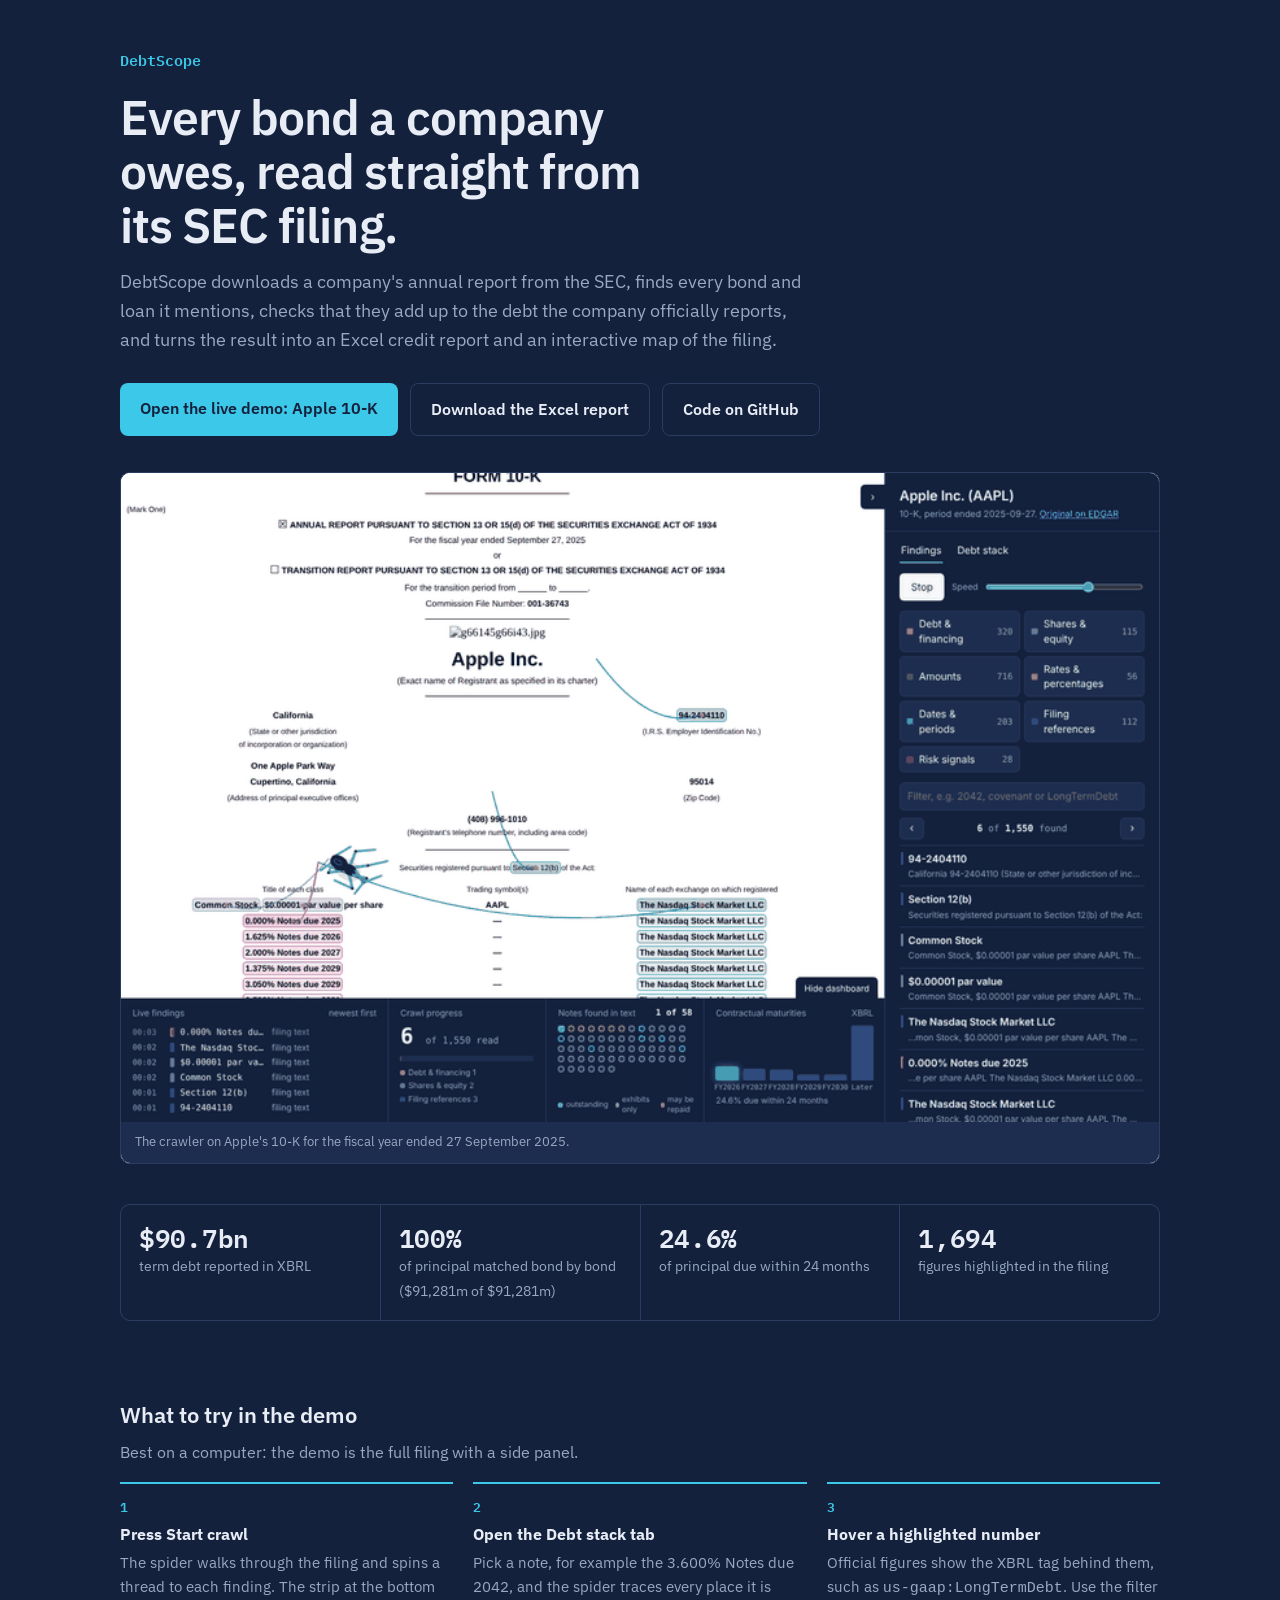
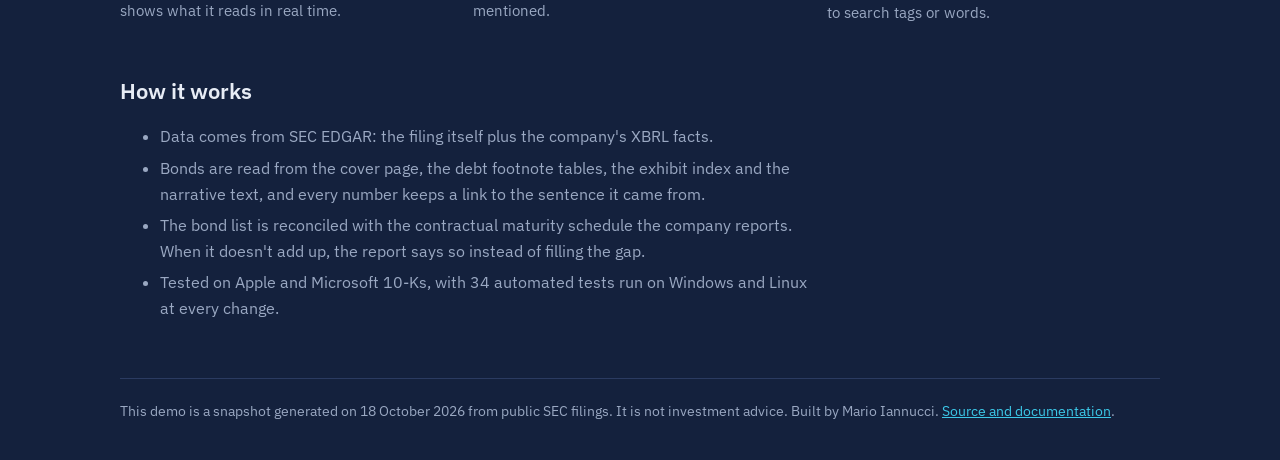
<file: docs/index.html>
<!doctype html>
<html lang="en">
<head>
<meta charset="utf-8">
<meta name="viewport" content="width=device-width, initial-scale=1">
<title>DebtScope - live demo</title>
<meta name="description" content="DebtScope reads a company's SEC annual report, finds every bond it has issued, reconciles them with the official totals and shows the result in an Excel credit pack and an animated crawler.">
<link rel="preconnect" href="https://fonts.googleapis.com">
<link rel="stylesheet" href="https://fonts.googleapis.com/css2?family=IBM+Plex+Mono:wght@400;600&family=IBM+Plex+Sans:wght@400;500;600&display=swap">
<style>
:root{--ink:#14213D;--ink-2:#1D2D50;--line:#2B3B61;--text:#E7ECF5;--muted:#9AA8C2;--thread:#3CC8E8;--debt:#D6336C;
  --sans:"IBM Plex Sans",system-ui,-apple-system,"Segoe UI",sans-serif;--mono:"IBM Plex Mono",ui-monospace,Consolas,monospace}
*{box-sizing:border-box}
html,body{margin:0;background:var(--ink);color:var(--text);font:16px/1.6 var(--sans)}
a{color:var(--thread)}
a:focus-visible,.btn:focus-visible{outline:2px solid var(--thread);outline-offset:3px}
.wrap{max-width:1080px;margin:0 auto;padding:0 20px}
header{padding:48px 0 28px}
.name{font:600 15px var(--mono);color:var(--thread);margin:0 0 18px}
h1{font-size:clamp(30px,5vw,48px);line-height:1.12;letter-spacing:-.02em;margin:0 0 16px;max-width:20ch;font-weight:600}
.lead{color:var(--muted);font-size:18px;max-width:62ch;margin:0 0 28px}
.actions{display:flex;flex-wrap:wrap;gap:12px}
.btn{display:inline-block;text-decoration:none;border-radius:8px;padding:13px 20px;font-weight:600}
.btn.primary{background:var(--thread);color:var(--ink)}
.btn.ghost{border:1px solid var(--line);color:var(--text)}
.btn:hover{filter:brightness(1.08)}
figure{margin:36px 0 0;border:1px solid var(--line);border-radius:10px;overflow:hidden;background:#fff}
figure img{display:block;width:100%;height:auto}
figcaption{background:var(--ink-2);color:var(--muted);font-size:13px;padding:10px 14px}
.numbers{display:grid;grid-template-columns:repeat(4,1fr);gap:1px;background:var(--line);border:1px solid var(--line);
  border-radius:10px;overflow:hidden;margin:40px 0 0}
.numbers div{background:var(--ink);padding:18px 18px 16px}
.numbers b{display:block;font:600 26px/1.15 var(--mono);letter-spacing:-.01em}
.numbers span{color:var(--muted);font-size:13.5px}
section{padding:48px 0 0}
h2{font-size:22px;margin:0 0 16px;font-weight:600}
.steps{display:grid;grid-template-columns:repeat(3,1fr);gap:20px;counter-reset:s;padding:0;margin:0;list-style:none}
.steps li{border-top:2px solid var(--thread);padding-top:12px}
.steps li::before{counter-increment:s;content:counter(s);font:600 13px var(--mono);color:var(--thread);display:block;margin-bottom:4px}
.steps strong{display:block;margin-bottom:4px}
.steps p{margin:0;color:var(--muted);font-size:15px}
.how{color:var(--muted);max-width:70ch}
.how li{margin-bottom:6px}
footer{border-top:1px solid var(--line);margin-top:56px;padding:22px 0 40px;color:var(--muted);font-size:13.5px}
@media (max-width:760px){.numbers{grid-template-columns:repeat(2,1fr)}.steps{grid-template-columns:1fr}header{padding-top:32px}}
</style>
</head>
<body>
<div class="wrap">
 <header>
  <p class="name">DebtScope</p>
  <h1>Every bond a company owes, read straight from its SEC filing.</h1>
  <p class="lead">DebtScope downloads a company's annual report from the SEC, finds every bond and loan it mentions,
   checks that they add up to the debt the company officially reports, and turns the result into an Excel credit
   report and an interactive map of the filing.</p>
  <div class="actions">
   <a class="btn primary" href="demo/apple-10k-crawler.html">Open the live demo: Apple 10-K</a>
   <a class="btn ghost" href="demo/DebtScope_AAPL_10-K_2025-09-27.xlsx" download>Download the Excel report</a>
   <a class="btn ghost" href="https://github.com/SecondinCode/debtscope">Code on GitHub</a>
  </div>
  <figure>
   <img src="crawler.gif" alt="The DebtScope spider walking through Apple's 10-K, linking highlighted figures while a dashboard fills up below" width="800" height="500">
   <figcaption>The crawler on Apple's 10-K for the fiscal year ended 27 September 2025.</figcaption>
  </figure>
  <div class="numbers" aria-label="Apple results">
   <div><b>$90.7bn</b><span>term debt reported in XBRL</span></div>
   <div><b>100%</b><span>of principal matched bond by bond ($91,281m of $91,281m)</span></div>
   <div><b>24.6%</b><span>of principal due within 24 months</span></div>
   <div><b>1,694</b><span>figures highlighted in the filing</span></div>
  </div>
 </header>

 <section>
  <h2>What to try in the demo</h2>
  <p class="how" style="margin-top:-8px">Best on a computer: the demo is the full filing with a side panel.</p>
  <ol class="steps">
   <li><strong>Press Start crawl</strong><p>The spider walks through the filing and spins a thread to each finding. The strip at the bottom shows what it reads in real time.</p></li>
   <li><strong>Open the Debt stack tab</strong><p>Pick a note, for example the 3.600% Notes due 2042, and the spider traces every place it is mentioned.</p></li>
   <li><strong>Hover a highlighted number</strong><p>Official figures show the XBRL tag behind them, such as <code>us-gaap:LongTermDebt</code>. Use the filter to search tags or words.</p></li>
  </ol>
 </section>

 <section>
  <h2>How it works</h2>
  <ul class="how">
   <li>Data comes from SEC EDGAR: the filing itself plus the company's XBRL facts.</li>
   <li>Bonds are read from the cover page, the debt footnote tables, the exhibit index and the narrative text, and every number keeps a link to the sentence it came from.</li>
   <li>The bond list is reconciled with the contractual maturity schedule the company reports. When it doesn't add up, the report says so instead of filling the gap.</li>
   <li>Tested on Apple and Microsoft 10-Ks, with 34 automated tests run on Windows and Linux at every change.</li>
  </ul>
 </section>

 <footer>
  This demo is a snapshot generated on 18 October 2026 from public SEC filings. It is not investment advice.
  Built by Mario Iannucci. <a href="https://github.com/SecondinCode/debtscope">Source and documentation</a>.
 </footer>
</div>
</body>
</html>
</file>
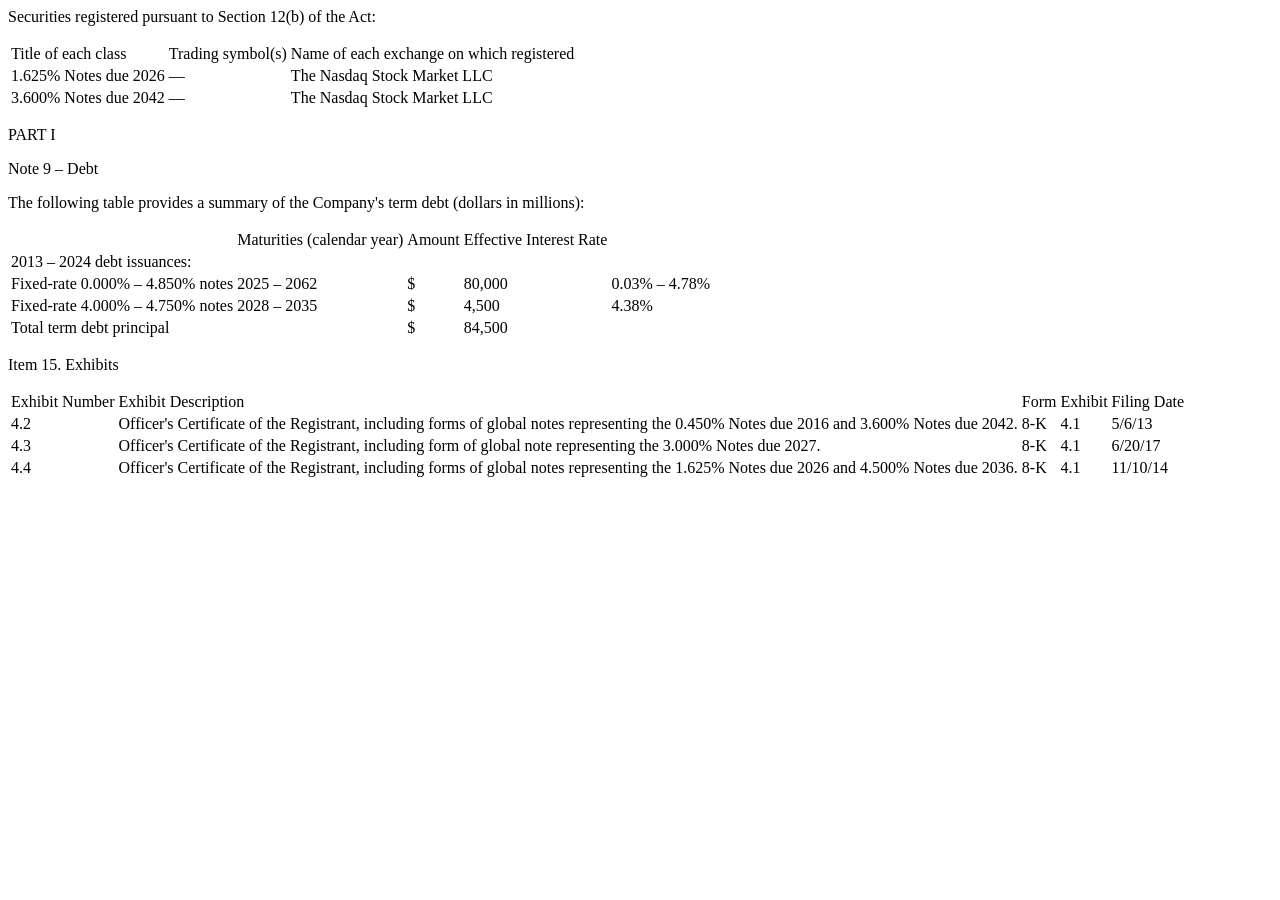
<file: tests/fixtures/aggregate_style_10k.html>
<!-- SYNTHETIC TEST FIXTURE modelled on the layout of large-cap 10-Ks that report term
     debt only in aggregate and list each note in the exhibit index. Figures invented. -->
<html><body>
<p>Securities registered pursuant to Section 12(b) of the Act:</p>
<table>
 <tr><td>Title of each class</td><td>Trading symbol(s)</td><td>Name of each exchange on which registered</td></tr>
 <tr><td>1.625% Notes due 2026</td><td>&#8212;</td><td>The Nasdaq Stock Market LLC</td></tr>
 <tr><td>3.600% Notes due 2042</td><td>&#8212;</td><td>The Nasdaq Stock Market LLC</td></tr>
</table>
<p>PART I</p>
<p>Note 9 &#8211; Debt</p>
<p>The following table provides a summary of the Company's term debt (dollars in millions):</p>
<table>
 <tr><td></td><td>Maturities (calendar year)</td><td>Amount</td><td>Effective Interest Rate</td></tr>
 <tr><td>2013 &#8211; 2024 debt issuances:</td></tr>
 <tr><td>Fixed-rate 0.000% &#8211; 4.850% notes</td><td>2025 &#8211; 2062</td><td>$</td><td>80,000</td><td>0.03% &#8211; 4.78%</td></tr>
 <tr><td>Fixed-rate 4.000% &#8211; 4.750% notes</td><td>2028 &#8211; 2035</td><td>$</td><td>4,500</td><td>4.38%</td></tr>
 <tr><td>Total term debt principal</td><td></td><td>$</td><td>84,500</td></tr>
</table>
<p>Item 15. Exhibits</p>
<table>
 <tr><td>Exhibit Number</td><td>Exhibit Description</td><td>Form</td><td>Exhibit</td><td>Filing Date</td></tr>
 <tr><td>4.2</td><td>Officer's Certificate of the Registrant, including forms of global notes representing the 0.450% Notes due 2016 and 3.600% Notes due 2042.</td><td>8-K</td><td>4.1</td><td>5/6/13</td></tr>
 <tr><td>4.3</td><td>Officer's Certificate of the Registrant, including form of global note representing the 3.000% Notes due 2027.</td><td>8-K</td><td>4.1</td><td>6/20/17</td></tr>
 <tr><td>4.4</td><td>Officer's Certificate of the Registrant, including forms of global notes representing the 1.625% Notes due 2026 and 4.500% Notes due 2036.</td><td>8-K</td><td>4.1</td><td>11/10/14</td></tr>
</table>
</body></html>
</file>
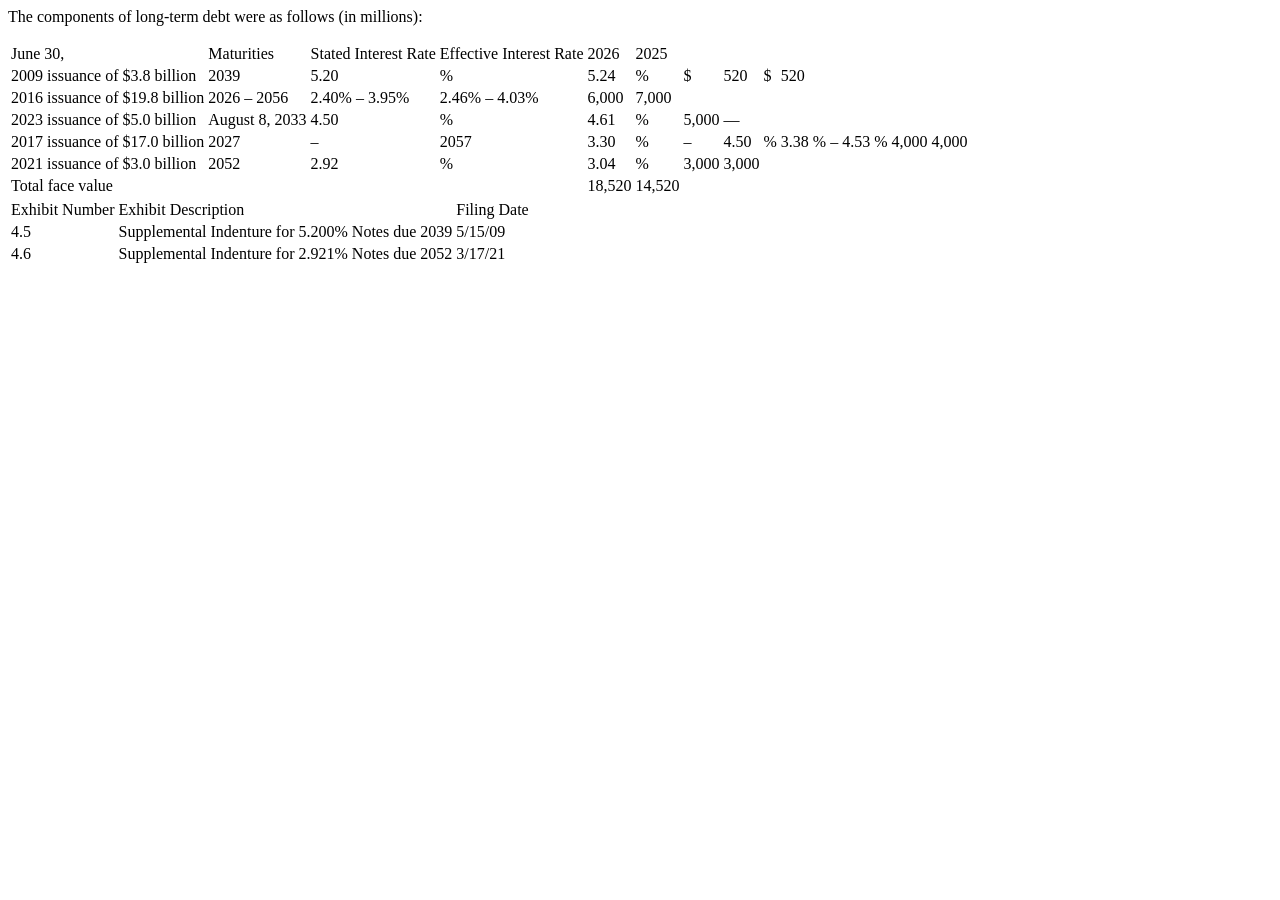
<file: tests/fixtures/column_style_10k.html>
<!-- SYNTHETIC TEST FIXTURE: debt table laid out by issuance with separate maturity,
     stated-rate, effective-rate and amount columns. Figures invented. -->
<html><body>
<p>The components of long-term debt were as follows (in millions):</p>
<table>
 <tr><td>June 30,</td><td>Maturities</td><td>Stated Interest Rate</td><td>Effective Interest Rate</td><td>2026</td><td>2025</td></tr>
 <tr><td>2009 issuance of $3.8 billion</td><td>2039</td><td>5.20</td><td>%</td><td>5.24</td><td>%</td><td>$</td><td>520</td><td>$</td><td>520</td></tr>
 <tr><td>2016 issuance of $19.8 billion</td><td>2026 &#8211; 2056</td><td>2.40% &#8211; 3.95%</td><td>2.46% &#8211; 4.03%</td><td>6,000</td><td>7,000</td></tr>
 <tr><td>2023 issuance of $5.0 billion</td><td>August 8, 2033</td><td>4.50</td><td>%</td><td>4.61</td><td>%</td><td>5,000</td><td>&#8212;</td></tr>
 <tr><td>2017 issuance of $17.0 billion</td><td>2027</td><td>&#8211;</td><td>2057</td><td>3.30</td><td>%</td><td>&#8211;</td><td>4.50</td><td>%</td><td>3.38</td><td>%</td><td>&#8211;</td><td>4.53</td><td>%</td><td>4,000</td><td>4,000</td></tr>
 <tr><td>2021 issuance of $3.0 billion</td><td>2052</td><td>2.92</td><td>%</td><td>3.04</td><td>%</td><td>3,000</td><td>3,000</td></tr>
 <tr><td>Total face value</td><td></td><td></td><td></td><td>18,520</td><td>14,520</td></tr>
</table>
<table>
 <tr><td>Exhibit Number</td><td>Exhibit Description</td><td>Filing Date</td></tr>
 <tr><td>4.5</td><td>Supplemental Indenture for 5.200% Notes due 2039</td><td>5/15/09</td></tr>
 <tr><td>4.6</td><td>Supplemental Indenture for 2.921% Notes due 2052</td><td>3/17/21</td></tr>
</table>
</body></html>
</file>
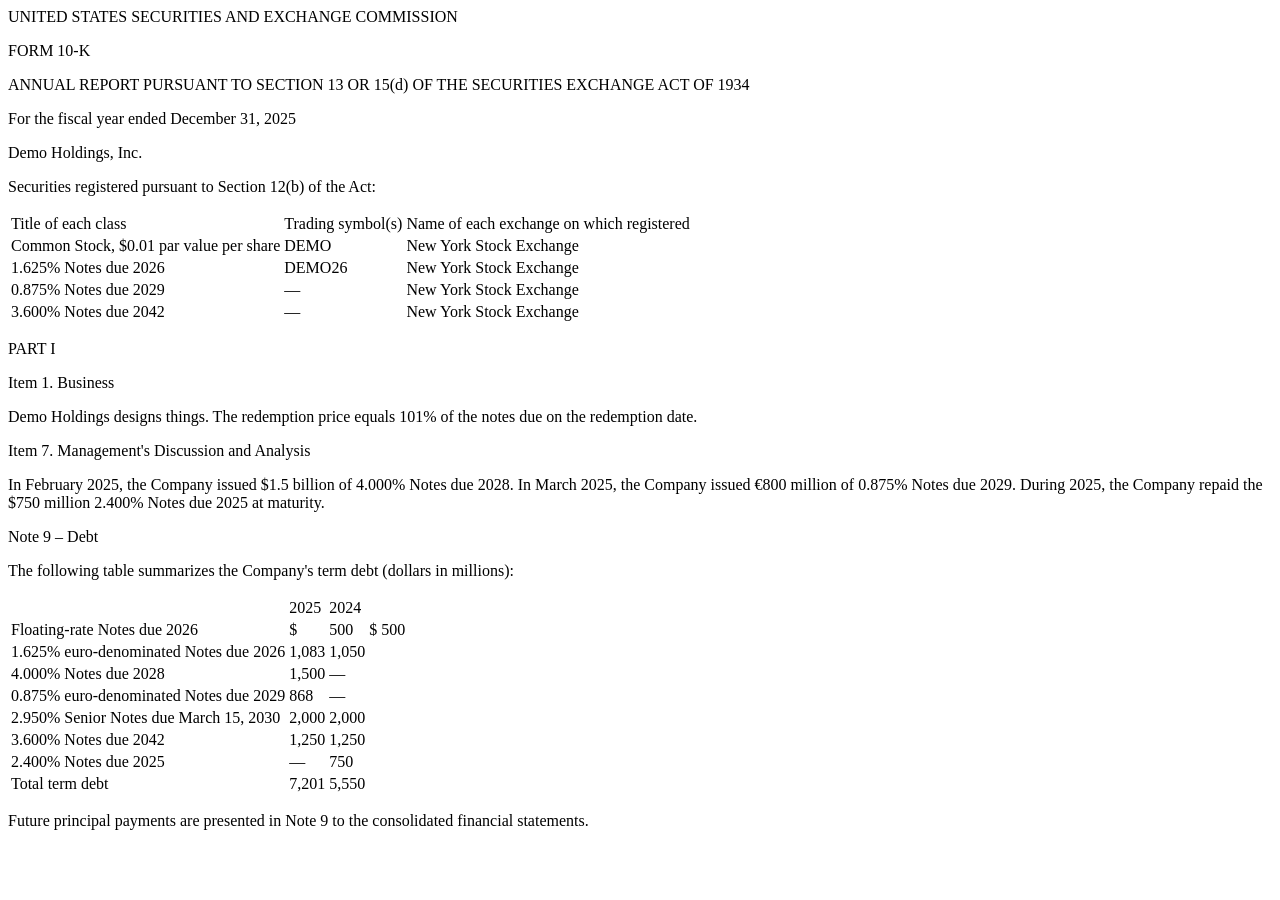
<file: tests/fixtures/demo_10k.html>
<!-- SYNTHETIC TEST FIXTURE. "Demo Holdings" does not exist; all figures are invented
     to exercise the parser. Do not use for any analysis. -->
<html><head><title>demo-20251231.htm</title></head>
<body>
<div style="display:none"><ix:header><ix:hidden>4.000% Notes due 2028 99,999 hidden fact</ix:hidden></ix:header></div>

<p>UNITED STATES SECURITIES AND EXCHANGE COMMISSION</p>
<p>FORM 10-K</p>
<p>ANNUAL REPORT PURSUANT TO SECTION 13 OR 15(d) OF THE SECURITIES EXCHANGE ACT OF 1934</p>
<p>For the fiscal year ended December 31, 2025</p>
<p>Demo Holdings, Inc.</p>
<p>Securities registered pursuant to Section 12(b) of the Act:</p>
<table>
 <tr><td>Title of each class</td><td>Trading symbol(s)</td><td>Name of each exchange on which registered</td></tr>
 <tr><td>Common Stock, $0.01 par value per share</td><td>DEMO</td><td>New York Stock Exchange</td></tr>
 <tr><td>1.625%&#160;Notes due 2026</td><td>DEMO26</td><td>New York Stock Exchange</td></tr>
 <tr><td>0.875% Notes due 2029</td><td>&#8212;</td><td>New York Stock Exchange</td></tr>
 <tr><td>3.600% Notes due 2042</td><td>&#8212;</td><td>New York Stock Exchange</td></tr>
</table>

<p>PART I</p>
<p>Item 1. Business</p>
<p>Demo Holdings designs things. The redemption price equals 101% of the notes due on the redemption date.</p>

<p>Item 7. Management's Discussion and Analysis</p>
<p>In February 2025, the Company issued $1.5 billion of 4.000% Notes due 2028. In March 2025, the Company
issued &#8364;800 million of 0.875% Notes due 2029. During 2025, the Company repaid the $750 million
2.400% Notes due 2025 at maturity.</p>

<p>Note 9 &#8211; Debt</p>
<p>The following table summarizes the Company's term debt (dollars in millions):</p>
<table>
 <tr><td></td><td>2025</td><td>2024</td></tr>
 <tr><td>Floating-rate Notes due 2026</td><td>$</td><td>500</td><td>$</td><td>500</td></tr>
 <tr><td>1.625% euro-denominated Notes due 2026</td><td>1,083</td><td>1,050</td></tr>
 <tr><td>4.000% Notes due 2028</td><td>1,500</td><td>&#8212;</td></tr>
 <tr><td>0.875% euro-denominated Notes due 2029</td><td>868</td><td>&#8212;</td></tr>
 <tr><td>2.950% Senior Notes due March 15, 2030</td><td>2,000</td><td>2,000</td></tr>
 <tr><td>3.600% Notes due 2042</td><td>1,250</td><td>1,250</td></tr>
 <tr><td>2.400% Notes due 2025</td><td>&#8212;</td><td>750</td></tr>
 <tr><td>Total term debt</td><td>7,201</td><td>5,550</td></tr>
</table>
<p>Future principal payments are presented in Note 9 to the consolidated financial statements.</p>
</body></html>
</file>
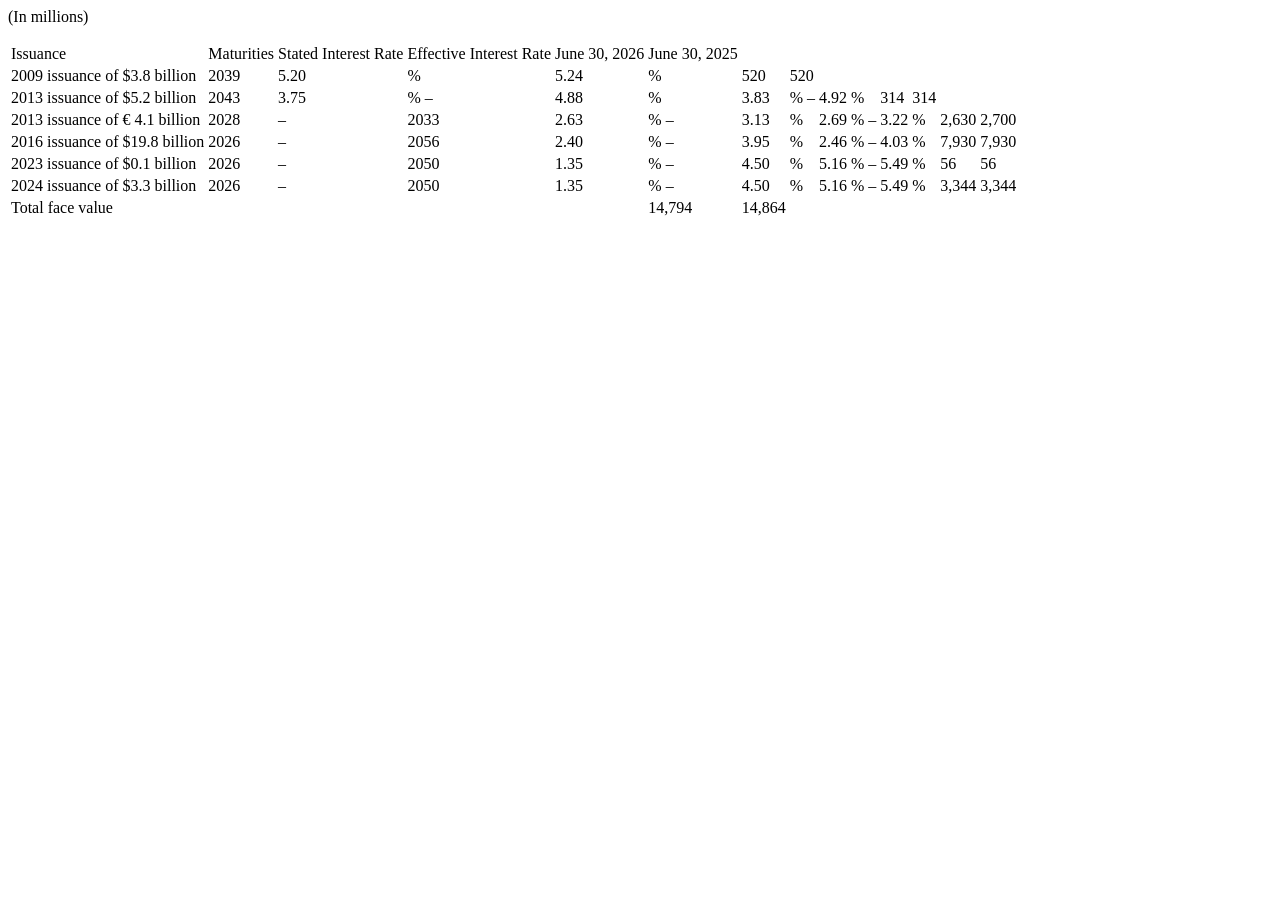
<file: tests/fixtures/split_range_10k.html>
<!-- SYNTHETIC TEST FIXTURE: issuance-grouped debt table where ranges are split across
     cells ('2.40' | '% –' | '3.95' | '%'). Layout modelled on large-cap 10-Ks; figures illustrative. -->
<html><body><p>(In millions)</p><table>
 <tr><td>Issuance</td><td>Maturities</td><td>Stated Interest Rate</td><td>Effective Interest Rate</td><td>June 30, 2026</td><td>June 30, 2025</td></tr>
 <tr><td>2009 issuance of $3.8 billion</td><td>2039</td><td>5.20</td><td>%</td><td>5.24</td><td>%</td><td>520</td><td>520</td></tr>
 <tr><td>2013 issuance of $5.2 billion</td><td>2043</td><td>3.75</td><td>% –</td><td>4.88</td><td>%</td><td>3.83</td><td>% –</td><td>4.92</td><td>%</td><td>314</td><td>314</td></tr>
 <tr><td>2013 issuance of € 4.1 billion</td><td>2028</td><td>–</td><td>2033</td><td>2.63</td><td>% –</td><td>3.13</td><td>%</td><td>2.69</td><td>% –</td><td>3.22</td><td>%</td><td>2,630</td><td>2,700</td></tr>
 <tr><td>2016 issuance of $19.8 billion</td><td>2026</td><td>–</td><td>2056</td><td>2.40</td><td>% –</td><td>3.95</td><td>%</td><td>2.46</td><td>% –</td><td>4.03</td><td>%</td><td>7,930</td><td>7,930</td></tr>
 <tr><td>2023 issuance of $0.1 billion</td><td>2026</td><td>–</td><td>2050</td><td>1.35</td><td>% –</td><td>4.50</td><td>%</td><td>5.16</td><td>% –</td><td>5.49</td><td>%</td><td>56</td><td>56</td></tr>
 <tr><td>2024 issuance of $3.3 billion</td><td>2026</td><td>–</td><td>2050</td><td>1.35</td><td>% –</td><td>4.50</td><td>%</td><td>5.16</td><td>% –</td><td>5.49</td><td>%</td><td>3,344</td><td>3,344</td></tr>
 <tr><td>Total face value</td><td></td><td></td><td></td><td></td><td>14,794</td><td>14,864</td></tr>
</table></body></html>
</file>
